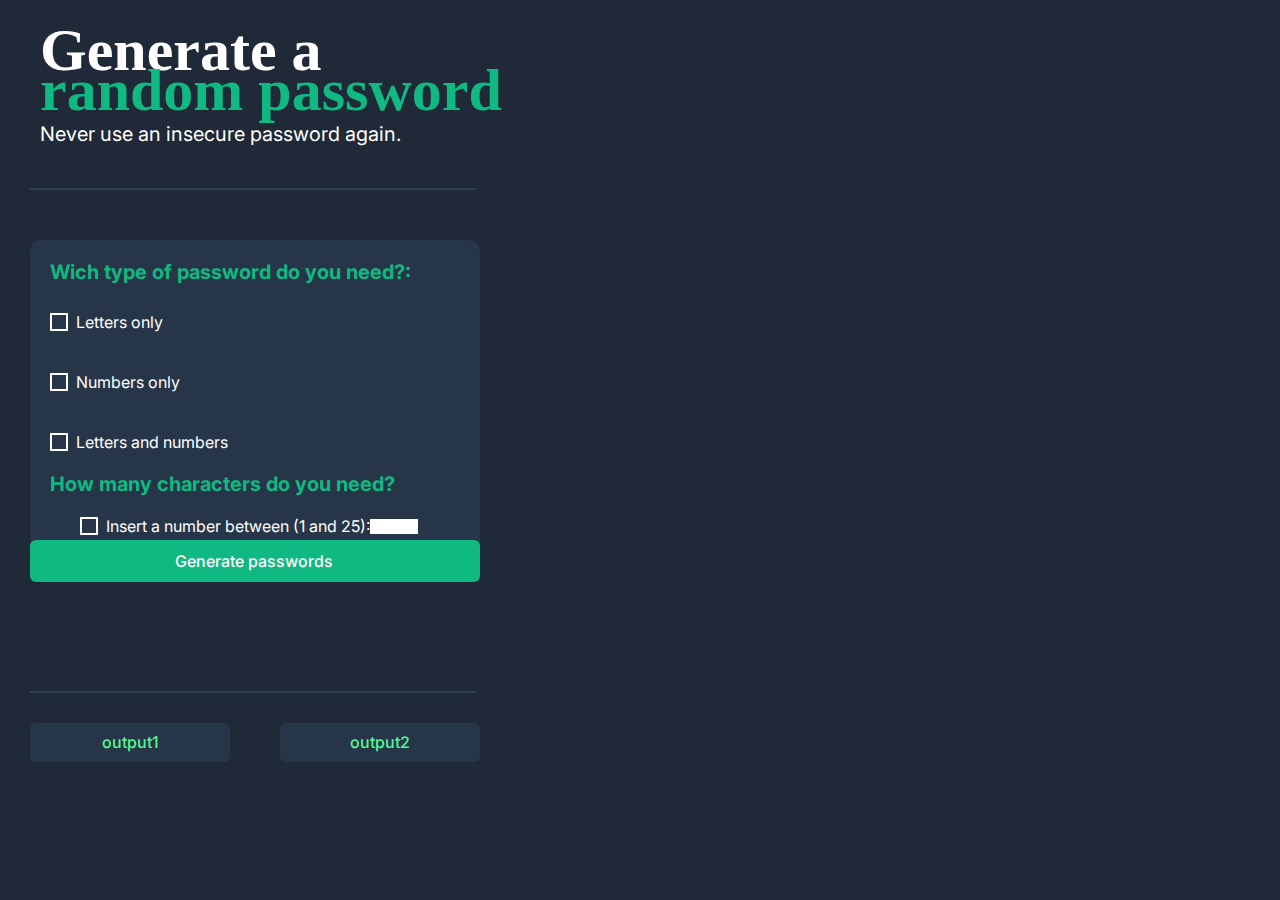
<file: index.html>
<!DOCTYPE html>
<html lang="en">
<head>
  <link rel="stylesheet" href="index.css">
  <link rel="preconnect" href="https://fonts.googleapis.com"><link rel="preconnect" href="https://fonts.gstatic.com" crossorigin>
  <link rel="preconnect" href="https://fonts.googleapis.com"><link rel="preconnect" href="https://fonts.gstatic.com" crossorigin><link href="https://fonts.googleapis.com/css2?family=Inter:wght@100;400;700&display=swap" rel="stylesheet">

  <meta charset="UTF-8">
  <meta http-equiv="X-UA-Compatible" content="IE=edge">
  <meta name="viewport" content="width=device-width, initial-scale=1.0">
  <title>Password Generator</title>
</head>
<body>
<div class="container">
    <div id="titleAndSub">
      <h1 class="title-el">Generate a <br> <span style="color: #10B981;">random password</span></h1>
      <p id="paragraph-el">Never use an insecure password again.</p>
    </div>
    <hr class="dividerTitle">

    <div class="wapper">
      <form class="form" action="">
        <fieldset class="fieldClass">
          <legend>Wich type of password do you need?:</legend>

          <div class="form__group" style="--i: 1">
            <input type="radio" id="berries_1" value="Letters only" name="radio">
            <label for="berries_1">Letters only</label>
          </div>

          <div class="form__group" style="--i: 2">
            <input type="radio" id="berries_2" value="Numbers only" name="radio">
            <label for="berries_2">Numbers only</label>
          </div>

          <div class="form__group" style="--i: 3">
            <input type="radio" id="berries_3" value="Letters and numbers" name="radio">
            <label for="berries_3">Letters and numbers</label>

            <p #quantityTitle> <span style=
              "color: #10B981; 
              font-weight: 700; 
              font-size: 20px"
              >How many characters do you need?</span> </p>

            <div class="quantityInput">
              <label> Insert a number between (1 and 25): 
                <input type="number" id="quantity-el" name="quantity" min="1" max="25" step="1" value="1">
              </label>
            </div>

          </div>

        </fieldset>
      </form>

    </div>

    <button class="btn">Generate passwords</button>
    <hr class="divider">

    <div class="outputs">
      <p id="firstSuggestion-el">output1</p>
      <p id="secondSuggestion-el">output2</p>
    </div>

  </div>
  <script src="index.js"></script>
  
</body>
</html>
</file>
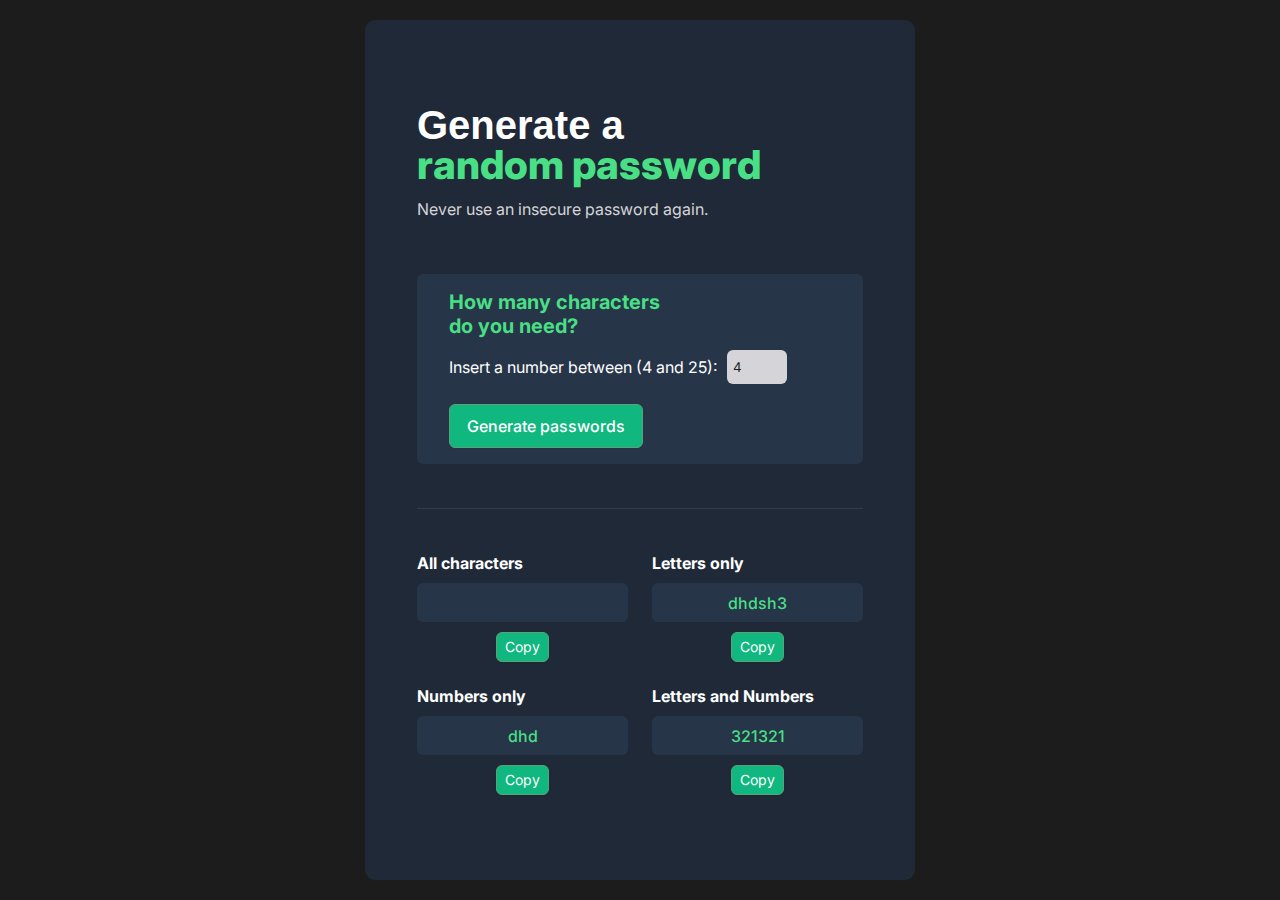
<file: Tintia/index.html>
<!DOCTYPE html>
<html lang="en">
  <head>
    <link rel="preconnect" href="https://fonts.googleapis.com/%22%3E" />
    <link rel="preconnect" href="https://fonts.gstatic.com/" crossorigin />
    <link rel="preconnect" href="https://fonts.googleapis.com/%22%3E" />
    <link rel="preconnect" href="https://fonts.gstatic.com/" crossorigin />

    <meta charset="UTF-8" />
    <meta name="viewport" content="width=device-width, initial-scale=1.0" />
    <title>Password Generator</title>

    <!-- STYLES -->
    <link
      href="https://fonts.googleapis.com/css2?family=Inter:wght@100;400;700&display=swap"
      rel="stylesheet"
    />
    <link rel="stylesheet" href="./main.css" />

    <script src="./copy.js" defer></script>
    <script src="../index.js"></script>
  </head>
  <body>
    <main id="card">
      <h1>
        Generate a <br />
        <span class="green-text">random password</span>
      </h1>

      <h3>Never use an insecure password again.</h3>

      <form>
        <fieldset>
          <legend>
            How many characters <br />
            do you need?
          </legend>
          <div class="input-wrapper">
            <label for="characters">Insert a number between (4 and 25):</label>
            <input
              type="number"
              id="characters"
              min="4"
              max="25"
              value="4"
              required
            />
          </div>
          <button>Generate passwords</button>
        </fieldset>
      </form>

      <div class="divider"></div>

      <div class="result green-text">
        <div class="field">
          <div class="text">All characters</div>
          <p class="passwordOutput" id="allCharacters"></p>

          <div class="btn-container" >
            <button class="output-btn" id="btn-all-characters" onclick="getResultAll()">Copy</button>

          </div>
            
        </div>
        <div class="field">
          <div class="text">Letters only</div>
          <input
            class="passwordOutput"
            id="onlyLetters"
            onclick="copyText(this)"
            value="dhdsh3"
            readonly
          />
          <div class="btn-container" >
            <button class="output-btn" id="btn-letters-only">Copy</button>

          </div>

        </div>

        <div class="field">
          <div class="text">Numbers only</div>
          <input
            class="passwordOutput"
            id="onlyNumbers"
            onclick="copyText(this)"
            value="dhd"
            readonly
          />
          <div class="btn-container" >
            <button class="output-btn" id="btn-numbers-only">Copy</button>
          </div>

        </div>

        <div class="field">
          <div class="text">Letters and Numbers</div>
          <input
            class="passwordOutput"
            id="lettersAndNumbers"
            onclick="copyText(this)"
            value="321321"
            readonly
          />
          <div class="btn-container" >
            <button class="output-btn" id="btn-letters-and-numbers" >Copy</button>
          </div>
        </div>
      </div>
    </main>
  </body>
</html>
</file>
<file: index.css>
* {
  margin: 0;
  padding: 0;
  box-sizing: border-box;
  color: white;
  border: none;

}

body {
  margin: 0;
  display: grid;
  background-color:#1F2937
}

.container {
  display: block;
  background-color:#1F2937 

}

#titleAndSub {
  position: relative;
  line-height: 28px;
  width: 400;
  margin: 30px 40px 40px;
}

.title-el {
  font-family: 'karla';
  line-height: 40px;
  font-size: 60px;
}

#paragraph-el {
  font-family: 'Inter';
  line-height: 28px;
  font-size: 20px;
  margin-top: 10px;
}

.dividerTitle {
  position: relative;
  margin-top: 20px;
  margin-bottom: 20px;
  border: 1px solid #2F3E53;
  margin-bottom: 50px;

  width: 446px;
  left: 30px;
}

.wrapper {
  max-width: 35rem;
  width: 100%;
  
}

.form {
  position: relative;
  font-family: 'Inter';
  background-color: #273549;
  border-radius: 10px;
  margin-left: 30px;
  padding-right: 20px;
  padding-top: 20px;
  padding-bottom: 25px;
  width: 450px;

}

fieldset > * + * {
  margin-top: 0.5rem;
  margin-left: 20px;

}

legend{
  font-weight: 700;
  margin-left: 20px;
  font-size: 20px;
  color: #10B981;
}

input[type="radio"] {
  opacity: 0;
  width: 0 ;
  height: 0;
}

label {
  display: flex;
  align-items: center;
  cursor: pointer;
  margin-bottom: 20px;
}

label::before {
  cursor: pointer;
  content: '';
  width: 0.5em;
  height: 0.5em;
  padding: 0.2em;
  border: 2px solid;
  margin-right: 0.5em;
  display: flex;
  justify-content: center;
  align-items: center;
}

input:checked + label::before {
  content: '✓';
  background-color: #10B981;
  border: 2px solid #10B981;
}

.quantityInput {
  position: relative;
  display: block;
  left: 30px;
  margin-top: 20px;

  
}



.btn {
  cursor: pointer;
  display: block;
  justify-content: center;
  align-items: center;
  padding: 9px 17px 9px 15px;
  gap: 12px;
  
  position: absolute;
  width: 450px;
  height: 42px;
  left: 30px;
  top: 520px;

  margin-top: 20px;
  
  background: #10B981;
  /* shadow/sm */
  
  box-shadow: 0px 1px 2px rgba(0, 0, 0, 0.05);
  border-radius: 6px;


  /* text-base/leading-6/font-medium */

  font-family: 'Inter';
  font-style: normal;
  font-weight: 500;
  font-size: 16px;
  line-height: 24px;
  /* identical to box height, or 150% */


  /* white */
  color: #FFFFFF;
}

.divider {
  position: relative;
  width: 446px;
  height: 0px;
  left: 30px;
  top: 90px;

  margin-top: 20px;
  margin-bottom: 20px;
  border: 1px solid #2F3E53;
}

.outputs {
  display:flex;
  position: relative;
  left: 30px;
  top: 100px;
  margin-bottom: 200px;
}

#firstSuggestion-el {
  padding-top: 3px;
  position: relative;
  width: 200px;
  height: 39px;

  background: #273549;
  border-radius: 6px;

  font-family: 'Inter';
  font-style: normal;
  font-weight: 500;
  font-size: 16px;
  line-height: 32px;
  /* identical to box height, or 200% */

  text-align: center;

  color: #55F991;
}

#secondSuggestion-el {
  padding-top: 3px;
  position: relative;
  width: 200px;
  height: 39px;

  left: 50px;

  background: #273549;
  border-radius: 6px;

  font-family: 'Inter';
  font-style: normal;
  font-weight: 500;
  font-size: 16px;
  line-height: 32px;
  /* identical to box height, or 200% */

  text-align: center;

  color: #55F991;
}
</file>
<file: Tintia/main.css>
/* SETTINGS */
* {
  margin: 0;
  padding: 0;
  box-sizing: border-box;
}

/* Or HTML */
:root {
  font-size: 62.5%;

  --white: #d5d4d8;
  --black: hsl(0, 0%, 11%);
  --green: hsl(144, 70%, 58%);
  --dark-green: hsl(160, 84%, 39%);
  --blue: hsl(215, 28%, 17%);
  --light-blue: hsl(215, 30%, 22%);
  --divider: hsl(215, 28%, 25%);

  --ff-heading: 'Karla', sans-serif;
  --ff-body: 'Inter', sans-serif;
}

body * {
  font-family: var(--ff-body);
}

body {
  display: grid;
  place-content: center;

  height: 100vh;

  background: var(--black);
}

.green-text {
  color: var(--green);
}

/* MAIN */
main {
  max-width: 55rem;

  background: var(--blue);

  padding: 8.5rem 5.2rem;

  border-radius: 1rem;
}

main h1 {
  margin-bottom: 1rem;

  font-family: var(--ff-heading);
  font-weight: 800;
  font-size: 4rem;
  line-height: 4rem;

  color: white;
}

main h3 {
  margin-bottom: 5.1rem;

  font-weight: 400;
  font-size: 1.6rem;
  line-height: 2.8rem;

  color: var(--white);
}

main form {
  background: var(--light-blue);

  border-radius: 0.6rem;

  padding: 1.6rem 3.2rem;
}

main form fieldset {
  border: none;
}

main form legend {
  margin-bottom: 1.2rem;

  font-size: 2rem;
  font-weight: 700;

  color: var(--green);
}

main form .input-wrapper {
  display: flex;
  align-items: center;
  gap: 1rem;

  margin-bottom: 2rem;
}

main form label {
  font-size: 1.6rem;

  color: white;

  cursor: pointer;
}

main form input {
  padding: 0.9rem 0.6rem;

  width: 6rem;

  background: var(--white);

  border: none;
  border-radius: 0.6rem;

  color: var(--black);
}

main form input:out-of-range {
  animation: shake 300ms;

  border: 1px rgb(230, 22, 22) solid;
}

main form input:out-of-range:focus {
  outline: 1px rgb(230, 22, 22) solid;
}

main form button {
  background: var(--dark-green);
  box-shadow: 0px 1px 2px rgba(0, 0, 0, 0.05);

  padding: 0.9rem 1.7rem;

  border: 1px solid rgb(89, 163, 119);
  border-radius: 0.6rem;

  font-size: 16px;
  line-height: 24px;
  font-weight: 500;

  color: white;

  cursor: pointer;

  transition: 200ms;
}

main form button:hover {
  filter: brightness(0.9);
}

main .divider {
  width: 100%;
  height: 1px;

  background: var(--divider);

  margin-block: 4.4rem;
}

main .result {
  display: flex;
  flex-wrap: wrap;
  gap: 2.4rem;
}

main .result .text {
  margin-bottom: 1rem;

  font-size: 1.6rem;
  font-weight: 700;

  color: white;
}

main .result .passwordOutput {
  display: block;

  width: 21.1rem;
  height: 3.9rem;

  background: var(--light-blue);

  padding: 4px 1.6rem;

  border: none;
  border-radius: 0.6rem;

  font-weight: 500;
  font-size: 1.6rem;
  line-height: 3.2rem;
  text-align: center;

  color: var(--green);

  /* cursor: pointer; */


}

/* main .result .passwordOutput:hover {
  filter: brightness(1.1);
} */

@keyframes shake {
  25% {
    transform: translate(-2px);
  }
  50% {
    transform: translate(2px);
  }
  75% {
    transform: translate(-2px);
  }
}

.output-btn {
  background: var(--dark-green);
  box-shadow: 0px 1px 2px rgba(0, 0, 0, 0.05);

  padding: 0.2rem 0.8rem;
  margin-top: 1rem;

  border: 1px solid rgb(89, 163, 119);
  border-radius: 0.6rem;

  font-size: 14px;
  line-height: 24px;
  font-weight: 400;

  color: white;

  cursor: pointer;

  transition: 200ms;

}

.btn-container {
  text-align: center;
}

.btn-container:hover {
  filter: brightness(0.9)
}
</file>
